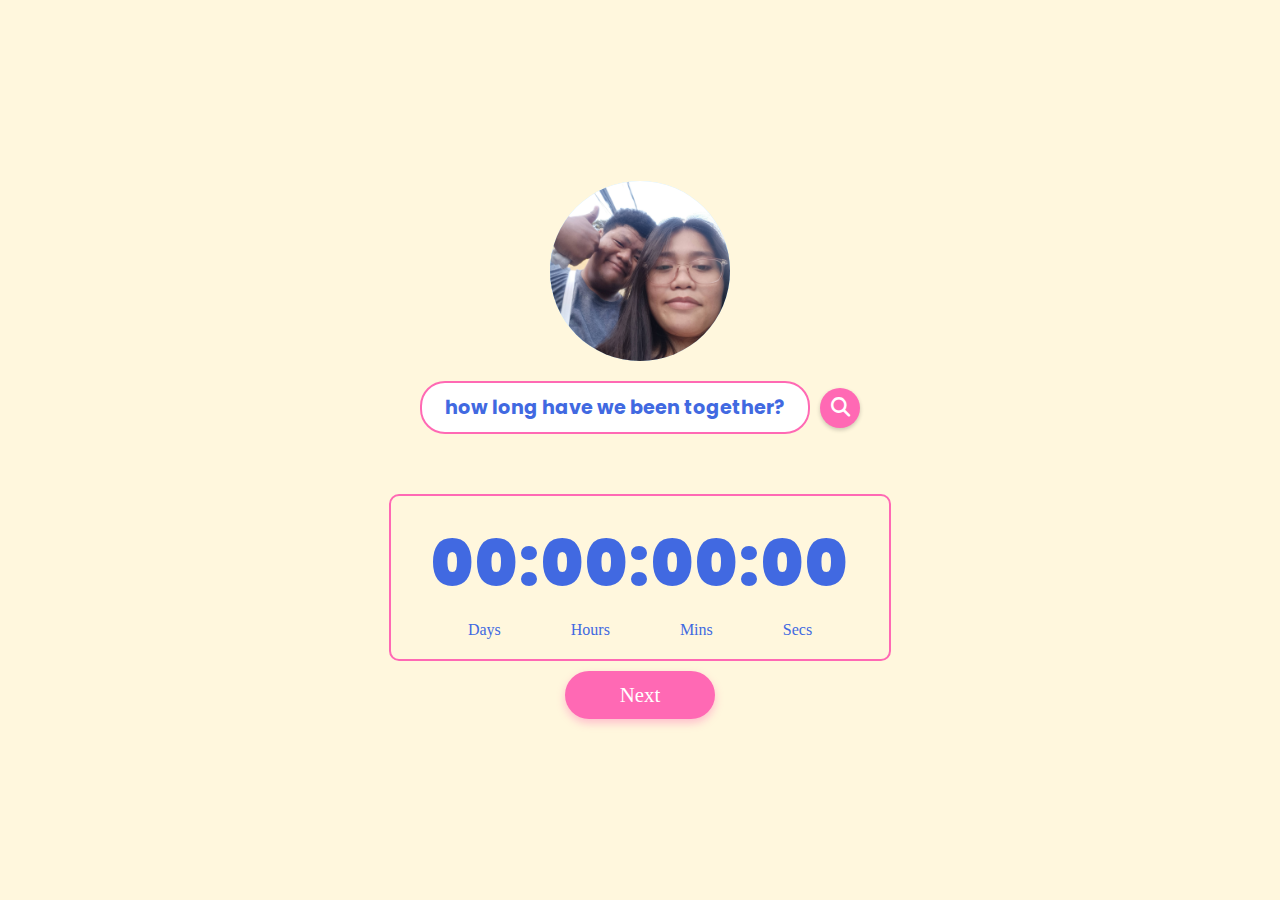
<file: one.html>
<!DOCTYPE html>
<html lang="en">
<head>
    <meta charset="UTF-8">
    <meta name="viewport" content="width=device-width, initial-scale=1.0">
    <title>Diday</title>
    <link rel="stylesheet" href="styles.css">
    <link href="https://fonts.googleapis.com/css2?family=Baloo+2&family=Poppins:wght@600&display=swap" rel="stylesheet">
    <link rel="stylesheet" href="https://cdnjs.cloudflare.com/ajax/libs/font-awesome/6.7.2/css/all.min.css" integrity="sha512-Evv84Mr4kqVGRNSgIGL/F/aIDqQb7xQ2vcrdIwxfjThSH8CSR7PBEakCr51Ck+w+/U6swU2Im1vVX0SVk9ABhg==" crossorigin="anonymous" referrerpolicy="no-referrer" />
</head>
<body>
    <div class="anniv-image-2">
        <img src="./images/weee.JPG" alt="Memory 1" class="anniv-image-2" />
    </div>
        <div class="search-container">
            <input class="search-box" type="text" value="how long have we been together?" disabled />
            <button class="search-icon">
                <i class="fas fa-search"></i>
            </button>
        </div>
    <div class="timer-box">
        <div class="timer" id="timer">
        00:00:00:00
        </div>
        <div class="labels">
        <div>Days</div>
        <div>Hours</div>
        <div>Mins</div>
        <div>Secs</div>
        </div>
    </div>
    <button class="next-btn">Next</button>
    <script src="script.js"></script>
</body>
</html>
</file>
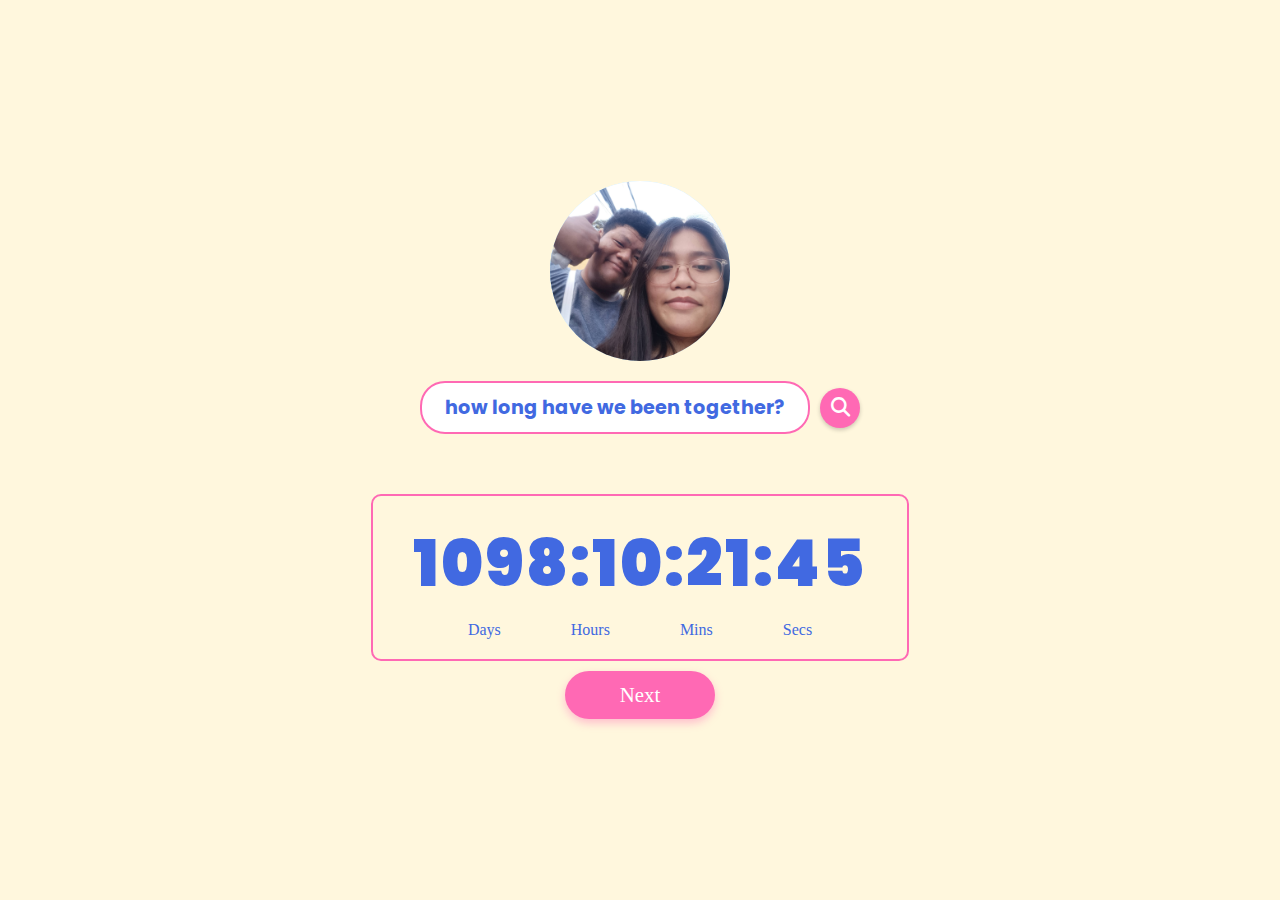
<file: Diday/one.html>
<!DOCTYPE html>
<html lang="en">
<head>
    <meta charset="UTF-8">
    <meta name="viewport" content="width=device-width, initial-scale=1.0">
    <title>Diday</title>
    <link rel="stylesheet" href="styles.css">
    <link href="https://fonts.googleapis.com/css2?family=Baloo+2&family=Poppins:wght@600&display=swap" rel="stylesheet">
    <link rel="stylesheet" href="https://cdnjs.cloudflare.com/ajax/libs/font-awesome/6.7.2/css/all.min.css" integrity="sha512-Evv84Mr4kqVGRNSgIGL/F/aIDqQb7xQ2vcrdIwxfjThSH8CSR7PBEakCr51Ck+w+/U6swU2Im1vVX0SVk9ABhg==" crossorigin="anonymous" referrerpolicy="no-referrer" />
</head>
<body>
    <div class="anniv-image-2">
        <img src="/images/weee.jpg" alt="Memory 1" class="anniv-image-2" />
    </div>
        <div class="search-container">
            <input class="search-box" type="text" value="how long have we been together?" disabled />
            <button class="search-icon">
                <i class="fas fa-search"></i>
            </button>
        </div>
    <div class="timer-box">
        <div class="timer" id="timer">
        00:00:00:00
        </div>
        <div class="labels">
        <div>Days</div>
        <div>Hours</div>
        <div>Mins</div>
        <div>Secs</div>
        </div>
    </div>
    <button class="next-btn">Next</button>
    <script src="script.js"></script>
</body>
</html>
</file>
<file: styles.css>
/* === General Body Styling === */
body {
    background-color: #fff7dd;
    font-family: 'Comic Sans MS', cursive, sans-serif;
    display: flex;
    flex-direction: column;
    align-items: center;
    justify-content: center;
    min-height: 100vh;
    margin: 0;
}

/* === Container === */
.container {
    width: 90%;
    max-width: 400px;
    display: flex;
    flex-direction: column;
    align-items: center;
    background-color: #fff;
    padding: 40px;
    border-radius: 10px;
    box-shadow: 0 4px 8px rgba(0,0,0,0.2);
    box-sizing: border-box;
}

/* === Input Field === */
input {
    width: 100%;
    max-width: 430px;
    padding: 20px 15px;
    margin-bottom: 20px;
    border: 2px solid #ccc;
    border-radius: 5px;
    font-size: 18px;
    transition: transform 0.2s ease, box-shadow 0.2s ease, border-color 0.2s ease;
    box-sizing: border-box;
}

input:focus {
    border-color: #ff69b4;
    outline: none;
    box-shadow: 0 0 5px rgba(255, 105, 180, 0.5);
    transform: scale(1.02);
}

input::placeholder {
    color: #ccc;
    font-size: 18px;
}

/* === Keypad Layout === */
.keypad {
    display: grid;
    grid-template-columns: repeat(3, 1fr);
    gap: 12px;
    width: 100%;
    max-width: 430px;
}

/* === Buttons === */
button {
    width: 100%;
    padding: 20px;
    font-size: 24px;
    border-radius: 10px;
    border: 2px solid #ccc;
    box-shadow: 0 4px 6px rgba(0, 0, 0, 0.2);
    background-color: #ffd1dc;
    text-align: center;
    transition: 0.3s ease;
    cursor: pointer;
}

button:focus {
    outline: none;
    box-shadow: 0 0 5px rgba(255, 105, 180, 0.5);
}

button:hover {
    background-color: #e6b8c4;
}

/* === Greeting Header === */
.greeting-header {
    display: flex;
    align-items: center;
    justify-content: center;
    gap: 10px;
    margin-bottom: 20px;
}
.horizontal-layout {
    flex-direction: row;
    justify-content: space-between;
    gap: 30px;
    max-width: 800px;
}

/* === Image Section Styling === */
.image-section {
    display: flex;
    flex-direction: column;
    gap: 20px;
}
.anniv-image {
    width: 180px;
    height: 100px;
    border-radius: 15px;
    object-fit: cover;
    background: #d3f0ff; /* placeholder color */
}
/* === Form Section Styling === */
.form-section {
    display: flex;
    flex-direction: column;
    align-items: center;
    width: 100%;
}
.prompt-text {
    font-size: 20px;
    font-family: 'Comic Sans MS', cursive;
    color: #3366ff;
    margin-bottom: 20px;
}
.search-container {
    display: flex;
    align-items: baseline;
    justify-content: center;
    gap: 10px;
    flex-wrap: nowrap;
    margin-top: 20px;
}
.search-box {
    border: 2px solid hotpink;
    border-radius: 25px;
    padding: 10px 20px;
    font-size: 1.2rem;
    outline: none;
    color: royalblue;
    background-color: #fff;
    width: 390px;
    font-weight: bold;
    font-family: 'Poppins', sans-serif;
    text-align: center;
}
.search-icon {
    background-color: hotpink;
    border: none;
    border-radius: 50%;
    width: 35px;
    height: 35px;
    font-size: 1.2rem;
    color: white;
    cursor: pointer;
    box-shadow: 0 2px 4px rgba(0,0,0,0.2);
    display: flex;
    align-items: center;
    justify-content: center;
}
.timer-box {
    margin-top: 40px;
    border: 2px solid hotpink;
    padding: 20px 40px;
    border-radius: 10px;
}
.timer {
    font-size: 4rem;
    font-weight: 900;
    color: royalblue;
    font-family: 'Poppins', 'Baloo', 'Comic Sans MS', sans-serif;
    letter-spacing: 2px;
}
.labels {
    display: flex;
    justify-content: center;
    gap: 70px;
    font-size: 1rem;
    color: royalblue;
    margin-top: 10px;
    font-family: 'Comic Sans MS', cursive;
}
.anniv-image-2{
    width: 180px;
    height: 180px;
    border-radius: 50%;
    object-fit: cover;
    background: #d3f0ff;
}
.next-btn {
    width: 150px;
    margin-top: 10px;
    background-color: hotpink;
    color: white;
    font-family: 'Comic Sans MS', cursive;
    font-size: 1.3rem;
    padding: 12px 40px;
    border: none;
    border-radius: 999px;
    cursor: pointer;
    box-shadow: 0 4px 8px rgba(255, 105, 180, 0.4);
    transition: all 0.3s ease;
}
.next-btn:hover {
    background-color: #e35b9d;
    transform: translateY(-2px);
}
/* === Responsive Design === */
@media screen and (max-width: 740px) {
    .container {
        width: 90%;
        padding: 20px;
    }
    input {
        padding: 15px;
        font-size: 16px;
    }
    button {
        padding: 16px;
        font-size: 20px;
    }
    .horizontal-layout {
        flex-direction: row;
        align-items: center;
    }
    .anniv-image {
        width: 150px;
        height: 80px;
        max-width: 250px;
        height: auto;
        max-width: 300px;
        height: auto;
    }
    .prompt-text {
        font-size: 16px;
        text-align: center;
    }
    .form-section {
        width: 100%;
    }
    .search-container {
        flex-direction: row !important;
        align-items: baseline;
        gap: 10px;
        margin-top: 15px;
    }
    .search-box {
        width: 350px;
        padding: 12px 15px;
        font-size: 1rem;
        border-radius: 20px;
    }
    .search-icon {
        width: 45px;
        height: 45px;
        font-size: 1.4rem;
    }
    .timer-box {
        padding: 15px 20px;
        margin-top: 30px;
    }
    .timer {
        font-size: 3rem;
    }
    .labels {
        gap: 40px;
        font-size: 0.9rem;
        margin-top: 8px;
    }
    .next-btn {
        width: 40%;
        padding: 15px 0;
        font-size: 1.1rem;
        margin-top: 20px;
    }
}
</file>
<file: Diday/styles.css>
/* === General Body Styling === */
body {
    background-color: #fff7dd;
    font-family: 'Comic Sans MS', cursive, sans-serif;
    display: flex;
    flex-direction: column;
    align-items: center;
    justify-content: center;
    min-height: 100vh;
    margin: 0;
}

/* === Container === */
.container {
    width: 90%;
    max-width: 400px;
    display: flex;
    flex-direction: column;
    align-items: center;
    background-color: #fff;
    padding: 40px;
    border-radius: 10px;
    box-shadow: 0 4px 8px rgba(0,0,0,0.2);
    box-sizing: border-box;
}

/* === Input Field === */
input {
    width: 100%;
    max-width: 430px;
    padding: 20px 15px;
    margin-bottom: 20px;
    border: 2px solid #ccc;
    border-radius: 5px;
    font-size: 18px;
    transition: transform 0.2s ease, box-shadow 0.2s ease, border-color 0.2s ease;
    box-sizing: border-box;
}

input:focus {
    border-color: #ff69b4;
    outline: none;
    box-shadow: 0 0 5px rgba(255, 105, 180, 0.5);
    transform: scale(1.02);
}

input::placeholder {
    color: #ccc;
    font-size: 18px;
}

/* === Keypad Layout === */
.keypad {
    display: grid;
    grid-template-columns: repeat(3, 1fr);
    gap: 12px;
    width: 100%;
    max-width: 430px;
}

/* === Buttons === */
button {
    width: 100%;
    padding: 20px;
    font-size: 24px;
    border-radius: 10px;
    border: 2px solid #ccc;
    box-shadow: 0 4px 6px rgba(0, 0, 0, 0.2);
    background-color: #ffd1dc;
    text-align: center;
    transition: 0.3s ease;
    cursor: pointer;
}

button:focus {
    outline: none;
    box-shadow: 0 0 5px rgba(255, 105, 180, 0.5);
}

button:hover {
    background-color: #e6b8c4;
}

/* === Greeting Header === */
.greeting-header {
    display: flex;
    align-items: center;
    justify-content: center;
    gap: 10px;
    margin-bottom: 20px;
}
.horizontal-layout {
    flex-direction: row;
    justify-content: space-between;
    gap: 30px;
    max-width: 800px;
}

/* === Image Section Styling === */
.image-section {
    display: flex;
    flex-direction: column;
    gap: 20px;
}
.anniv-image {
    width: 180px;
    height: 100px;
    border-radius: 15px;
    object-fit: cover;
    background: #d3f0ff; /* placeholder color */
}
/* === Form Section Styling === */
.form-section {
    display: flex;
    flex-direction: column;
    align-items: center;
    width: 100%;
}
.prompt-text {
    font-size: 20px;
    font-family: 'Comic Sans MS', cursive;
    color: #3366ff;
    margin-bottom: 20px;
}
.search-container {
    display: flex;
    align-items: baseline;
    justify-content: center;
    gap: 10px;
    flex-wrap: nowrap;
    margin-top: 20px;
}
.search-box {
    border: 2px solid hotpink;
    border-radius: 25px;
    padding: 10px 20px;
    font-size: 1.2rem;
    outline: none;
    color: royalblue;
    background-color: #fff;
    width: 390px;
    font-weight: bold;
    font-family: 'Poppins', sans-serif;
    text-align: center;
}
.search-icon {
    background-color: hotpink;
    border: none;
    border-radius: 50%;
    width: 35px;
    height: 35px;
    font-size: 1.2rem;
    color: white;
    cursor: pointer;
    box-shadow: 0 2px 4px rgba(0,0,0,0.2);
    display: flex;
    align-items: center;
    justify-content: center;
}
.timer-box {
    margin-top: 40px;
    border: 2px solid hotpink;
    padding: 20px 40px;
    border-radius: 10px;
}
.timer {
    font-size: 4rem;
    font-weight: 900;
    color: royalblue;
    font-family: 'Poppins', 'Baloo', 'Comic Sans MS', sans-serif;
    letter-spacing: 2px;
}
.labels {
    display: flex;
    justify-content: center;
    gap: 70px;
    font-size: 1rem;
    color: royalblue;
    margin-top: 10px;
    font-family: 'Comic Sans MS', cursive;
}
.anniv-image-2{
    width: 180px;
    height: 180px;
    border-radius: 50%;
    object-fit: cover;
    background: #d3f0ff;
}
.next-btn {
    width: 150px;
    margin-top: 10px;
    background-color: hotpink;
    color: white;
    font-family: 'Comic Sans MS', cursive;
    font-size: 1.3rem;
    padding: 12px 40px;
    border: none;
    border-radius: 999px;
    cursor: pointer;
    box-shadow: 0 4px 8px rgba(255, 105, 180, 0.4);
    transition: all 0.3s ease;
}
.next-btn:hover {
    background-color: #e35b9d;
    transform: translateY(-2px);
}
/* === Responsive Design === */
@media screen and (max-width: 740px) {
    .container {
        width: 90%;
        padding: 20px;
    }
    input {
        padding: 15px;
        font-size: 16px;
    }
    button {
        padding: 16px;
        font-size: 20px;
    }
    .horizontal-layout {
        flex-direction: row;
        align-items: center;
    }
    .anniv-image {
        width: 150px;
        height: 80px;
        max-width: 250px;
        height: auto;
        max-width: 300px;
        height: auto;
    }
    .prompt-text {
        font-size: 16px;
        text-align: center;
    }
    .form-section {
        width: 100%;
    }
    .search-container {
        flex-direction: row !important;
        align-items: baseline;
        gap: 10px;
        margin-top: 15px;
    }
    .search-box {
        width: 350px;
        padding: 12px 15px;
        font-size: 1rem;
        border-radius: 20px;
    }
    .search-icon {
        width: 45px;
        height: 45px;
        font-size: 1.4rem;
    }
    .timer-box {
        padding: 15px 20px;
        margin-top: 30px;
    }
    .timer {
        font-size: 3rem;
    }
    .labels {
        gap: 40px;
        font-size: 0.9rem;
        margin-top: 8px;
    }
    .next-btn {
        width: 40%;
        padding: 15px 0;
        font-size: 1.1rem;
        margin-top: 20px;
    }
}
</file>
